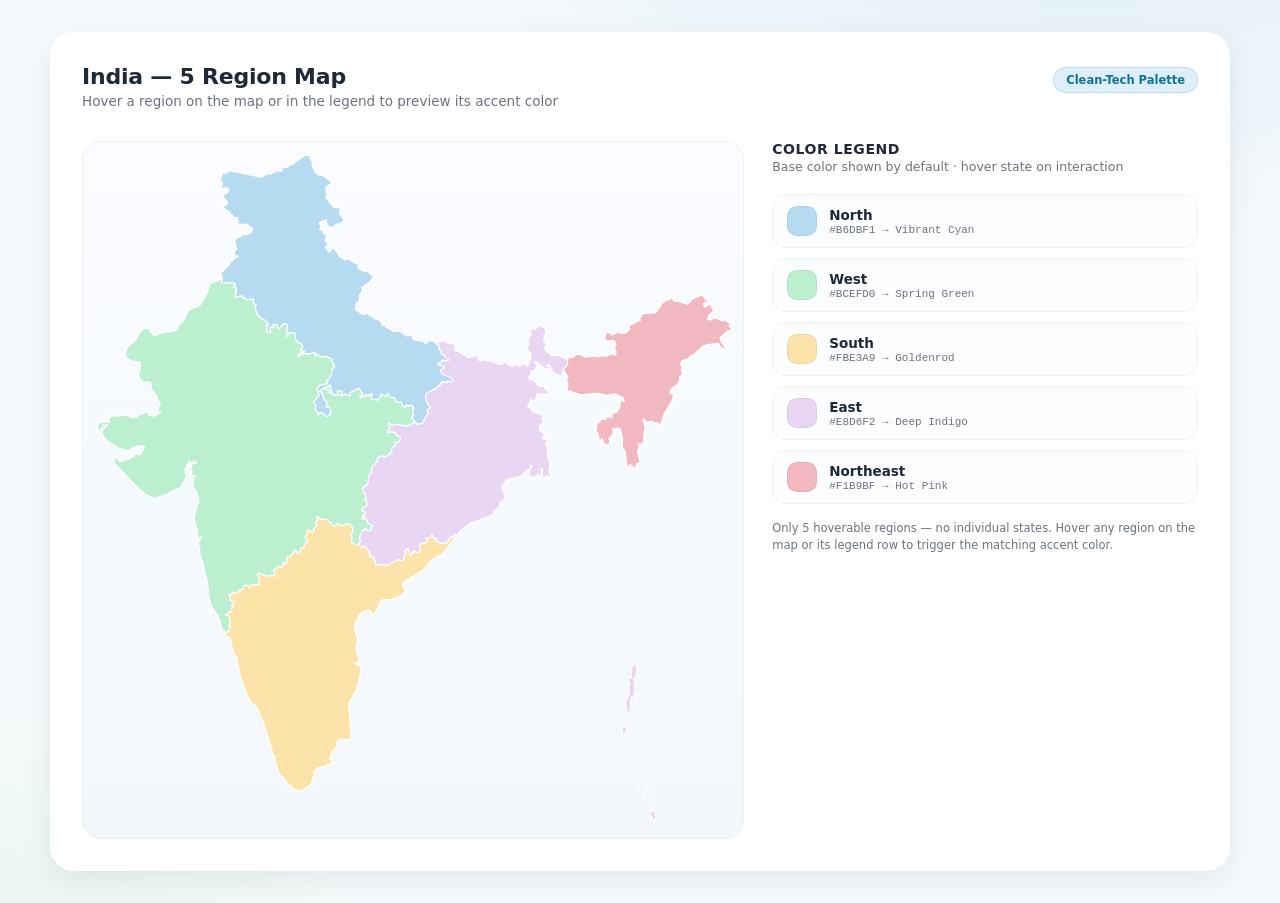
<file: frontend/india.html>
<!DOCTYPE html>
<html lang="en">
<head>
<meta charset="UTF-8">
<meta name="viewport" content="width=device-width, initial-scale=1.0">
<title>India Map — 5 Region Clean-Tech Legend</title>
<style>
  :root{
    --north-base:#B6DBF1;   --north-hover:#22D3EE;  /* Vibrant Cyan */
    --west-base:#BCEFD0;    --west-hover:#22C55E;   /* Spring Green */
    --south-base:#FBE3A9;   --south-hover:#D4A017;  /* Goldenrod */
    --east-base:#E8D6F2;    --east-hover:#4B0082;   /* Deep Indigo */
    --ne-base:#F1B9BF;      --ne-hover:#FF1493;     /* Hot Pink */
    --bg:#F7FAFC;
    --ink:#1F2937;
    --muted:#6B7280;
    --stroke:#FFFFFF;
    --card:#FFFFFF;
    --shadow: 0 10px 30px rgba(17, 24, 39, 0.08);
  }

  *{box-sizing:border-box;}

  body{
    margin:0;
    min-height:100vh;
    background:
      radial-gradient(1200px 600px at 85% -10%, rgba(182,219,241,0.35), transparent 60%),
      radial-gradient(900px 500px at -10% 110%, rgba(188,239,208,0.35), transparent 60%),
      var(--bg);
    font-family: 'Segoe UI', system-ui, -apple-system, Roboto, Helvetica, Arial, sans-serif;
    color:var(--ink);
    display:flex;
    align-items:center;
    justify-content:center;
    padding:32px 16px;
  }

  .wrap{
    max-width:1180px;
    width:100%;
    display:grid;
    grid-template-columns: 1.4fr 0.9fr;
    gap:28px;
    background:var(--card);
    border-radius:24px;
    box-shadow:var(--shadow);
    padding:32px;
  }

  @media (max-width: 880px){
    .wrap{ grid-template-columns: 1fr; }
  }

  .header{
    grid-column: 1 / -1;
    display:flex;
    align-items:baseline;
    justify-content:space-between;
    gap:12px;
    flex-wrap:wrap;
    margin-bottom:4px;
  }

  .header h1{
    margin:0;
    font-size:22px;
    font-weight:700;
    letter-spacing:-0.01em;
  }

  .header p{
    margin:4px 0 0;
    color:var(--muted);
    font-size:13.5px;
  }

  .badge{
    font-size:11.5px;
    font-weight:600;
    color:#0E7490;
    background:rgba(182,219,241,0.45);
    border:1px solid rgba(182,219,241,0.9);
    padding:5px 12px;
    border-radius:999px;
    white-space:nowrap;
  }

  .map-panel{
    position:relative;
    display:flex;
    align-items:center;
    justify-content:center;
    background: linear-gradient(180deg, #FAFCFF 0%, #F3F7FB 100%);
    border-radius:18px;
    border:1px solid #EDF1F5;
    padding:10px;
    min-height:520px;
  }

  svg#india-map{
    width:100%;
    height:auto;
    max-height:680px;
    overflow:visible;
  }

  .region{
    stroke:var(--stroke);
    stroke-width:1.4;
    stroke-linejoin:round;
    cursor:pointer;
    transition: fill 180ms ease, filter 180ms ease, transform 180ms ease;
    transform-origin:center;
  }

  .region[data-region="North"]{ fill: var(--north-base); }
  .region[data-region="West"]{ fill: var(--west-base); }
  .region[data-region="South"]{ fill: var(--south-base); }
  .region[data-region="East"]{ fill: var(--east-base); }
  .region[data-region="Northeast"]{ fill: var(--ne-base); }

  .region[data-region="North"]:hover{ fill: var(--north-hover); filter:drop-shadow(0 4px 12px rgba(34,211,238,0.5)); }
  .region[data-region="West"]:hover{ fill: var(--west-hover); filter:drop-shadow(0 4px 12px rgba(34,197,94,0.5)); }
  .region[data-region="South"]:hover{ fill: var(--south-hover); filter:drop-shadow(0 4px 12px rgba(212,160,23,0.5)); }
  .region[data-region="East"]:hover{ fill: var(--east-hover); filter:drop-shadow(0 4px 12px rgba(75,0,130,0.5)); }
  .region[data-region="Northeast"]:hover{ fill: var(--ne-hover); filter:drop-shadow(0 4px 12px rgba(255,20,147,0.5)); }

  .region.active-from-legend[data-region="North"]{ fill: var(--north-hover); filter:drop-shadow(0 4px 12px rgba(34,211,238,0.5)); }
  .region.active-from-legend[data-region="West"]{ fill: var(--west-hover); filter:drop-shadow(0 4px 12px rgba(34,197,94,0.5)); }
  .region.active-from-legend[data-region="South"]{ fill: var(--south-hover); filter:drop-shadow(0 4px 12px rgba(212,160,23,0.5)); }
  .region.active-from-legend[data-region="East"]{ fill: var(--east-hover); filter:drop-shadow(0 4px 12px rgba(75,0,130,0.5)); }
  .region.active-from-legend[data-region="Northeast"]{ fill: var(--ne-hover); filter:drop-shadow(0 4px 12px rgba(255,20,147,0.5)); }

  .tooltip{
    position:absolute;
    pointer-events:none;
    background:rgba(31,41,55,0.95);
    color:#fff;
    font-size:12.5px;
    font-weight:600;
    padding:6px 11px;
    border-radius:8px;
    transform:translate(-50%,-130%);
    white-space:nowrap;
    opacity:0;
    transition: opacity 120ms ease;
    z-index:5;
    box-shadow:0 6px 16px rgba(0,0,0,0.25);
  }
  .tooltip::after{
    content:"";
    position:absolute;
    left:50%; top:100%;
    transform:translateX(-50%);
    border:5px solid transparent;
    border-top-color:rgba(31,41,55,0.95);
  }
  .tooltip.visible{ opacity:1; }

  .legend{
    display:flex;
    flex-direction:column;
    gap:10px;
    align-self:start;
  }

  .legend h2{
    margin:0 0 2px;
    font-size:14px;
    font-weight:700;
    color:var(--ink);
    text-transform:uppercase;
    letter-spacing:0.04em;
  }

  .legend-sub{
    margin:0 0 10px;
    font-size:12.5px;
    color:var(--muted);
  }

  .legend-item{
    display:flex;
    align-items:center;
    gap:12px;
    padding:11px 14px;
    border-radius:14px;
    border:1px solid #EEF1F4;
    background:#FCFDFE;
    cursor:pointer;
    transition: background 160ms ease, border-color 160ms ease, transform 160ms ease;
  }

  .legend-item:hover, .legend-item.active{
    transform: translateX(3px);
    border-color:#E3E8EE;
    background:#fff;
    box-shadow:0 6px 14px rgba(17,24,39,0.06);
  }

  .swatch{
    width:30px;
    height:30px;
    border-radius:10px;
    flex-shrink:0;
    border:1px solid rgba(0,0,0,0.06);
    transition: background 160ms ease;
  }

  .legend-item[data-region="North"] .swatch{ background:var(--north-base); }
  .legend-item[data-region="West"] .swatch{ background:var(--west-base); }
  .legend-item[data-region="South"] .swatch{ background:var(--south-base); }
  .legend-item[data-region="East"] .swatch{ background:var(--east-base); }
  .legend-item[data-region="Northeast"] .swatch{ background:var(--ne-base); }

  .legend-item.active[data-region="North"] .swatch{ background:var(--north-hover); }
  .legend-item.active[data-region="West"] .swatch{ background:var(--west-hover); }
  .legend-item.active[data-region="South"] .swatch{ background:var(--south-hover); }
  .legend-item.active[data-region="East"] .swatch{ background:var(--east-hover); }
  .legend-item.active[data-region="Northeast"] .swatch{ background:var(--ne-hover); }

  .legend-text{ display:flex; flex-direction:column; gap:1px; }
  .legend-name{ font-size:13.5px; font-weight:700; }
  .legend-hex{ font-size:11px; color:var(--muted); font-family: 'SF Mono', Consolas, monospace; }

  .footnote{
    margin-top:6px;
    font-size:11.5px;
    color:var(--muted);
    line-height:1.5;
  }
</style>
</head>
<body>
  <div class="wrap">
    <div class="header">
      <div>
        <h1>India — 5 Region Map</h1>
        <p>Hover a region on the map or in the legend to preview its accent color</p>
      </div>
      <span class="badge">Clean-Tech Palette</span>
    </div>

    <div class="map-panel">
      <svg id="india-map" viewBox="0 0 720 760" xmlns="http://www.w3.org/2000/svg">
        <path class="region" data-region="North" data-name="North" d="M140.7,32.1 L144.1,32.6 L145.8,34.9 L143.6,40.5 L151.4,40.7 L152.8,42.4 L151.7,45.2 L145.4,49.1 L151.0,56.1 L150.5,58.9 L146.9,61.1 L146.8,62.7 L151.5,66.8 L154.6,67.5 L154.2,70.0 L156.5,70.5 L157.8,73.6 L162.4,74.2 L163.5,81.4 L172.5,81.4 L178.7,85.2 L179.6,87.5 L176.9,91.5 L171.0,93.2 L168.8,92.3 L166.2,95.1 L161.1,97.0 L159.1,101.3 L161.0,105.2 L160.3,107.1 L161.9,108.3 L158.9,113.0 L159.6,120.1 L154.2,124.1 L153.0,127.4 L143.3,136.2 L145.7,141.5 L143.8,147.0 L158.8,147.7 L159.7,149.9 L157.8,151.8 L161.1,153.2 L161.3,158.9 L159.4,160.6 L161.0,163.8 L167.1,161.9 L172.8,166.3 L180.4,165.9 L179.7,168.6 L181.5,171.9 L183.4,172.5 L182.2,174.3 L184.4,182.4 L189.6,187.8 L195.6,191.1 L196.4,193.6 L193.7,196.0 L194.8,196.8 L193.4,200.2 L194.4,202.0 L200.7,202.7 L199.4,198.4 L200.9,196.8 L203.5,197.7 L204.2,194.9 L206.9,194.7 L206.3,197.2 L208.2,197.6 L208.4,199.3 L211.4,198.0 L211.3,196.0 L215.2,192.8 L218.4,194.5 L217.4,207.5 L221.6,205.3 L220.7,203.5 L226.6,203.7 L227.8,210.8 L235.7,219.0 L231.9,222.0 L237.0,225.0 L230.0,228.1 L230.1,230.6 L238.2,226.4 L243.9,226.9 L244.6,228.2 L249.2,225.8 L249.2,228.9 L252.5,228.0 L257.9,230.9 L261.7,229.9 L268.3,233.3 L268.0,235.7 L271.6,242.2 L267.9,245.6 L266.7,252.0 L262.3,257.3 L263.7,260.4 L254.5,262.1 L251.3,267.0 L254.4,273.4 L248.1,280.6 L250.6,285.5 L249.4,289.1 L252.6,292.8 L252.4,295.0 L254.0,295.7 L256.7,292.9 L263.4,298.2 L267.7,293.7 L268.1,291.4 L265.6,286.2 L262.5,286.6 L262.7,280.5 L259.4,277.9 L259.7,275.2 L256.6,269.3 L258.4,266.4 L262.7,267.5 L266.2,262.3 L267.3,266.1 L263.2,269.1 L265.3,272.5 L268.4,271.7 L268.9,269.9 L269.0,273.1 L270.5,272.2 L271.6,273.9 L275.9,273.4 L275.5,271.2 L277.7,269.5 L279.4,270.5 L278.2,273.9 L280.4,274.7 L282.3,272.6 L289.4,274.3 L289.4,270.6 L299.4,266.0 L303.1,271.9 L299.7,276.3 L302.2,276.6 L302.2,275.2 L304.9,275.7 L305.3,274.4 L311.8,275.2 L310.7,273.4 L313.3,274.0 L314.1,271.8 L312.5,278.3 L319.0,278.2 L320.5,279.7 L322.5,278.5 L324.0,273.3 L329.1,274.9 L331.2,271.8 L332.0,275.3 L338.9,276.7 L340.7,281.3 L346.0,281.9 L348.9,286.9 L351.7,287.3 L352.3,284.6 L360.3,286.3 L359.0,292.9 L360.3,295.3 L357.9,299.7 L364.6,306.2 L370.7,305.0 L377.1,293.4 L375.8,290.1 L378.3,289.2 L379.3,286.6 L374.8,280.2 L374.5,271.9 L386.6,265.4 L393.1,258.0 L397.5,259.6 L399.0,257.4 L402.4,259.1 L405.9,257.8 L403.4,253.9 L391.7,248.1 L390.7,245.0 L394.4,244.3 L394.7,241.0 L388.1,238.5 L388.4,237.2 L391.7,236.5 L392.7,234.1 L397.2,235.1 L400.6,234.3 L400.3,233.2 L396.4,231.0 L396.4,228.2 L394.6,228.8 L391.7,227.2 L391.0,222.1 L389.4,221.7 L390.1,219.9 L386.4,214.9 L381.2,212.3 L375.6,212.1 L376.0,213.9 L373.8,215.7 L370.7,212.7 L360.2,211.4 L359.0,205.8 L352.6,206.8 L343.4,200.5 L338.9,202.1 L329.1,196.4 L328.2,194.3 L325.3,194.7 L322.5,189.1 L318.3,188.1 L306.8,180.5 L304.9,182.7 L302.0,182.0 L294.7,176.5 L296.5,169.7 L300.2,167.0 L299.2,161.2 L302.9,156.8 L302.1,152.6 L311.2,146.1 L315.1,140.5 L317.8,139.6 L312.7,137.9 L307.1,133.5 L305.6,134.3 L298.3,131.1 L298.3,126.3 L290.9,123.0 L289.3,120.7 L286.6,120.0 L282.8,121.5 L280.7,119.1 L278.7,119.1 L271.6,108.7 L269.6,107.9 L265.8,113.0 L261.5,107.3 L264.4,104.1 L261.0,99.5 L262.9,94.0 L258.6,90.8 L258.5,88.3 L255.0,87.3 L256.7,83.1 L254.3,79.5 L262.1,76.4 L263.1,81.6 L267.9,85.1 L271.0,84.3 L273.4,80.7 L276.1,81.3 L281.8,78.2 L282.2,76.5 L277.2,68.5 L278.5,63.2 L270.5,62.0 L261.6,51.1 L263.2,47.8 L261.7,39.8 L267.4,36.1 L268.0,33.1 L258.0,25.8 L254.6,26.0 L250.1,23.5 L246.2,13.8 L247.1,12.1 L243.9,6.6 L246.7,3.2 L241.6,4.3 L239.8,2.6 L223.5,14.2 L220.1,14.7 L219.4,17.0 L213.5,17.6 L211.9,21.9 L206.8,21.0 L199.2,24.9 L196.1,24.3 L189.2,28.3 L154.0,20.9 L149.9,23.7 L145.5,23.6 L143.9,28.9 L140.7,32.1 Z M276.0,268.0 L276.4,269.7 L275.2,269.2 L276.0,268.0 Z M265.8,270.0 L265.4,268.1 L267.2,267.8 L267.5,269.3 L265.8,270.0 Z M262.5,264.3 L263.8,265.4 L262.5,265.3 L262.5,264.3 Z M161.7,118.8 L161.4,116.6 L163.2,117.3 L161.7,118.8 Z"></path>
        <path class="region" data-region="West" data-name="West" d="M4.7,310.0 L6.0,311.7 L4.8,313.5 L7.7,313.8 L10.2,309.9 L11.5,310.4 L14.7,306.9 L16.8,306.7 L10.6,313.0 L9.7,318.1 L12.1,318.7 L11.5,319.8 L16.1,325.2 L29.1,333.2 L41.6,336.2 L43.9,333.0 L52.6,330.2 L58.2,331.0 L52.7,340.7 L47.8,339.4 L45.5,341.4 L46.5,343.3 L44.8,342.1 L43.4,343.7 L39.7,343.2 L38.8,343.8 L41.5,344.6 L39.4,346.1 L36.6,343.8 L36.5,346.1 L30.2,348.4 L28.4,346.9 L29.1,344.1 L27.0,344.5 L28.0,343.1 L26.5,342.4 L22.8,347.1 L25.7,351.8 L51.2,378.6 L59.5,385.2 L69.3,389.4 L86.2,383.8 L85.8,382.7 L100.4,376.2 L100.0,374.5 L105.0,365.2 L103.7,357.5 L104.4,357.0 L105.5,352.2 L108.3,348.3 L109.5,350.0 L113.1,347.8 L116.5,349.4 L115.9,350.5 L111.8,349.9 L109.9,356.4 L111.4,359.9 L110.0,363.0 L112.0,364.2 L113.6,368.9 L111.8,371.9 L113.2,371.8 L112.0,374.1 L112.9,379.3 L115.1,379.5 L117.3,383.9 L119.4,393.4 L116.6,398.7 L113.5,411.2 L117.1,425.0 L117.3,436.4 L118.9,433.6 L121.0,435.3 L118.1,441.2 L120.0,444.9 L120.3,453.9 L124.3,463.3 L126.1,475.2 L127.7,477.4 L126.7,478.0 L129.2,483.6 L128.2,485.1 L130.0,491.1 L129.8,498.5 L133.2,510.8 L140.3,521.6 L142.3,526.7 L141.3,528.4 L143.7,529.0 L144.3,535.8 L147.5,538.2 L147.5,540.1 L150.7,540.4 L153.8,537.0 L153.1,531.4 L154.8,530.4 L152.7,520.9 L150.0,521.0 L149.7,519.4 L155.3,517.8 L157.9,510.8 L156.2,509.9 L158.4,509.6 L159.0,506.6 L154.6,503.9 L154.4,497.9 L158.5,495.5 L160.5,497.5 L163.3,496.1 L163.5,493.3 L169.0,491.8 L170.5,487.6 L173.1,487.3 L176.1,489.9 L178.3,486.9 L187.3,486.8 L187.0,478.9 L185.1,476.2 L186.5,474.1 L193.6,477.3 L198.2,476.5 L199.5,478.0 L201.0,476.1 L204.6,477.6 L203.7,470.4 L208.5,466.0 L212.1,468.0 L214.4,463.3 L217.6,461.9 L218.5,455.1 L222.3,455.7 L227.2,448.0 L229.4,449.6 L228.5,451.6 L231.0,452.9 L233.6,451.6 L232.5,450.3 L234.4,445.6 L237.6,445.2 L237.7,441.8 L240.2,438.6 L242.7,438.2 L238.2,432.8 L240.4,431.2 L241.3,425.5 L242.8,424.8 L245.3,427.2 L248.2,427.4 L248.7,422.9 L251.6,421.6 L250.9,416.3 L253.0,413.1 L251.7,410.2 L256.1,412.8 L264.4,413.8 L265.0,416.4 L267.7,416.9 L267.4,419.1 L272.8,421.5 L274.8,417.9 L280.0,420.5 L287.8,418.2 L292.2,423.0 L291.4,429.1 L289.4,430.8 L289.5,432.6 L291.3,433.1 L290.3,438.0 L295.6,442.0 L298.9,441.3 L301.3,438.5 L299.4,433.9 L304.6,424.7 L306.6,423.4 L307.8,425.5 L311.2,426.1 L313.5,424.1 L312.5,422.4 L314.7,421.4 L313.1,418.8 L309.1,417.5 L309.1,415.5 L303.1,409.5 L305.6,409.2 L306.2,405.7 L302.9,403.5 L302.6,401.2 L308.0,398.7 L308.1,391.7 L304.9,391.5 L307.0,389.6 L306.1,383.0 L304.1,383.0 L303.3,381.3 L304.0,377.0 L309.3,373.2 L310.5,362.6 L312.7,361.8 L314.9,352.5 L317.4,353.4 L317.8,349.4 L320.1,347.5 L320.1,343.6 L325.5,341.7 L327.0,343.7 L332.3,341.1 L333.4,338.6 L335.9,337.9 L336.2,332.5 L340.2,330.2 L340.1,327.2 L345.4,325.4 L346.2,320.6 L341.0,318.0 L339.7,315.2 L335.3,314.3 L332.1,315.8 L331.3,313.6 L334.1,310.2 L332.1,305.8 L333.5,305.2 L337.1,307.9 L339.8,306.3 L353.8,308.6 L357.1,307.2 L361.4,303.9 L360.4,300.9 L358.3,299.8 L360.3,295.3 L359.4,288.9 L361.2,288.5 L357.8,284.7 L354.6,285.9 L352.0,284.5 L351.5,287.1 L349.2,286.9 L346.5,281.4 L340.5,281.1 L339.2,276.6 L334.0,275.7 L331.1,271.7 L328.9,274.7 L323.9,272.5 L323.6,275.1 L320.4,279.1 L312.8,278.1 L314.3,271.7 L310.0,273.3 L310.7,275.3 L307.4,272.8 L306.9,274.6 L304.5,274.2 L300.5,276.7 L299.8,275.2 L303.2,272.3 L299.1,265.6 L289.2,270.6 L289.1,274.1 L282.3,272.2 L280.7,274.2 L278.4,273.6 L280.4,269.8 L275.9,268.0 L274.7,269.5 L275.9,273.1 L271.7,273.8 L267.8,269.4 L267.1,262.4 L265.7,262.2 L264.0,264.4 L261.9,263.8 L262.1,267.1 L260.0,265.2 L254.5,269.3 L258.0,270.3 L259.3,277.8 L263.1,281.6 L262.4,287.2 L265.8,286.6 L267.7,293.7 L263.8,298.0 L256.4,292.7 L253.1,295.4 L252.9,292.9 L249.6,289.6 L250.6,285.5 L248.2,280.7 L252.1,276.8 L252.2,274.5 L254.9,273.5 L251.4,266.8 L254.8,262.2 L263.7,260.5 L262.6,257.1 L265.1,256.0 L268.6,248.6 L268.2,245.6 L271.7,241.7 L270.4,240.9 L271.6,239.1 L268.2,235.9 L268.3,232.8 L261.5,229.8 L257.7,230.9 L253.0,228.0 L249.7,229.2 L250.5,226.6 L249.3,225.8 L241.0,227.3 L238.0,226.2 L230.3,230.5 L230.2,228.0 L238.1,224.0 L233.4,223.5 L233.3,221.8 L236.1,219.4 L234.6,215.6 L230.5,214.3 L228.0,210.8 L226.9,203.7 L220.6,203.2 L218.9,207.2 L217.4,207.1 L218.7,194.7 L214.9,192.9 L208.9,198.9 L206.7,194.4 L202.3,193.7 L203.6,197.5 L199.6,196.9 L199.0,198.5 L200.3,202.9 L194.8,201.9 L196.1,196.6 L194.3,195.6 L197.5,194.4 L193.4,188.9 L190.0,187.9 L184.4,182.2 L182.3,174.5 L183.3,172.1 L180.3,170.3 L180.5,165.5 L172.8,166.1 L167.0,161.8 L161.0,163.7 L159.7,161.1 L161.4,158.6 L160.3,157.4 L161.2,152.7 L157.8,152.1 L160.0,149.8 L159.1,147.7 L144.2,146.8 L145.6,141.2 L141.2,144.5 L131.6,147.9 L128.7,157.8 L120.7,171.6 L107.0,178.5 L102.1,189.2 L96.0,195.2 L95.0,199.6 L89.3,201.9 L79.9,202.6 L70.3,206.3 L67.2,205.7 L62.5,198.0 L57.8,198.3 L52.6,202.8 L49.2,210.1 L38.7,220.0 L36.9,224.2 L37.0,231.4 L44.3,235.3 L52.8,236.4 L53.0,244.2 L50.8,248.8 L51.2,252.2 L55.6,258.5 L65.0,259.0 L65.3,266.7 L70.6,273.1 L75.7,284.8 L73.7,286.5 L73.4,291.4 L76.1,292.6 L68.4,297.1 L63.0,296.3 L62.8,292.0 L51.7,295.4 L48.7,298.6 L42.1,298.4 L39.1,295.7 L24.5,296.9 L23.1,295.7 L21.3,297.7 L20.2,294.9 L18.9,295.3 L18.2,303.8 L8.8,303.5 L5.3,306.4 L4.7,310.0 Z M265.5,270.4 L267.7,270.8 L265.7,271.9 L265.5,270.4 Z M264.9,269.4 L264.3,267.8 L265.2,267.9 L264.9,269.4 Z M122.6,433.8 L120.0,433.6 L121.4,432.3 L122.6,433.8 Z M114.8,364.7 L113.0,363.7 L115.3,363.8 L114.8,364.7 Z M103.5,355.8 L103.8,357.1 L103.0,356.5 L103.5,355.8 Z M11.2,307.4 L12.2,306.3 L12.4,307.2 L11.2,307.4 Z"></path>
        <path class="region" data-region="South" data-name="South" d="M147.8,542.8 L152.7,545.8 L155.1,550.9 L158.1,563.9 L161.3,567.3 L166.0,592.0 L175.7,616.2 L184.0,624.6 L191.0,639.2 L208.6,697.3 L219.1,710.8 L227.4,717.7 L233.2,718.8 L245.7,711.2 L247.0,703.2 L249.7,701.3 L248.2,697.8 L253.0,692.3 L261.9,690.8 L264.5,688.3 L272.4,687.4 L279.2,690.6 L276.1,686.1 L273.3,687.4 L269.3,686.3 L266.1,681.6 L268.0,676.7 L275.0,667.6 L274.1,664.8 L275.8,661.7 L278.0,660.3 L290.0,660.7 L288.9,633.2 L287.0,627.6 L288.9,617.9 L296.7,604.2 L301.3,583.1 L298.9,568.8 L295.9,561.2 L297.7,548.8 L294.1,536.1 L294.9,529.7 L299.5,520.5 L303.4,517.0 L309.6,515.0 L311.7,515.5 L312.9,519.4 L316.5,518.9 L320.8,512.6 L322.9,505.8 L326.8,503.0 L334.9,503.8 L349.3,497.1 L350.7,493.0 L350.4,486.7 L349.6,486.1 L349.9,489.8 L347.9,487.5 L350.7,482.7 L371.3,470.3 L380.1,459.2 L393.5,451.6 L409.1,431.7 L407.7,429.6 L405.0,430.3 L405.8,432.0 L400.6,433.2 L400.9,435.6 L398.2,439.2 L392.7,440.1 L387.3,438.1 L385.3,433.3 L384.0,433.7 L381.3,429.5 L380.3,431.8 L377.3,431.7 L376.8,433.8 L373.6,433.8 L375.7,437.9 L370.9,440.5 L369.3,439.5 L366.3,443.0 L367.8,445.9 L367.2,449.8 L364.0,450.3 L361.2,448.2 L360.3,451.0 L356.7,453.3 L356.4,450.0 L353.3,445.6 L350.5,449.0 L349.9,458.0 L347.9,459.9 L342.3,458.1 L332.1,464.5 L321.2,463.5 L318.5,465.2 L316.0,457.7 L316.6,455.3 L314.3,455.9 L313.1,453.5 L310.9,455.0 L312.1,453.0 L308.3,446.1 L304.7,443.3 L301.2,444.1 L299.4,440.9 L295.6,441.9 L290.6,438.5 L291.3,433.0 L289.4,431.0 L291.5,429.1 L292.2,423.1 L287.7,418.0 L279.9,420.4 L274.4,417.5 L272.9,421.4 L268.0,419.1 L267.7,416.6 L265.2,416.3 L264.7,413.7 L255.9,412.6 L251.6,409.7 L253.0,413.2 L250.7,416.2 L251.5,421.4 L248.5,422.8 L248.2,427.1 L245.3,427.2 L242.8,424.6 L240.7,425.6 L240.3,430.6 L238.1,432.8 L242.2,437.8 L238.1,441.2 L237.5,445.1 L234.2,445.4 L231.4,452.4 L229.0,451.4 L229.7,449.5 L227.4,447.8 L221.8,455.3 L218.5,454.8 L217.6,461.8 L213.3,462.3 L214.3,464.5 L212.5,467.4 L208.0,466.0 L207.0,468.5 L203.4,470.2 L204.7,477.2 L201.2,476.0 L193.6,477.2 L192.5,474.9 L190.1,475.7 L186.4,473.3 L185.0,475.8 L186.8,479.0 L187.1,486.8 L184.9,485.6 L183.3,487.1 L177.9,487.0 L176.1,489.9 L173.1,487.1 L169.3,487.3 L168.8,491.7 L163.5,493.2 L161.8,496.9 L158.1,494.6 L155.9,497.8 L153.2,497.7 L152.6,499.0 L154.7,500.5 L154.5,504.8 L158.5,505.8 L158.6,508.6 L155.4,510.5 L157.6,511.3 L154.9,515.8 L155.3,517.7 L152.0,517.5 L148.8,520.5 L152.6,521.1 L154.6,530.1 L152.7,531.3 L154.1,533.2 L153.1,538.8 L149.0,540.5 L147.8,542.8 Z M294.7,574.1 L296.6,575.9 L297.3,572.9 L299.2,577.2 L296.2,577.1 L294.7,574.1 Z M204.3,680.4 L205.1,679.0 L205.3,680.2 L204.3,680.4 Z"></path>
        <path class="region" data-region="East" data-name="East" d="M627.5,740.9 L626.4,746.8 L628.4,748.0 L630.4,753.4 L633.2,748.1 L631.7,741.6 L627.5,740.9 Z M625.6,737.3 L626.0,740.6 L629.0,736.5 L627.6,735.4 L625.6,737.3 Z M621.2,716.3 L622.4,720.9 L624.3,722.7 L624.8,719.5 L622.6,717.3 L623.0,714.8 L621.2,716.3 Z M617.9,722.6 L618.9,723.7 L621.4,724.2 L619.4,720.2 L617.9,722.6 Z M613.3,711.5 L613.1,715.0 L615.0,715.8 L613.3,711.5 Z M608.4,616.5 L611.2,619.4 L610.0,615.2 L613.2,612.7 L612.8,609.6 L611.3,612.1 L609.1,612.6 L608.4,616.5 Z M598.3,620.3 L600.6,626.0 L598.7,628.0 L600.9,629.5 L600.8,631.7 L599.1,632.1 L600.4,633.4 L602.6,632.8 L604.5,624.8 L604.7,614.5 L608.7,610.7 L609.7,597.8 L608.0,593.2 L610.3,590.3 L612.7,579.0 L610.8,578.9 L610.9,575.3 L607.1,576.2 L607.1,578.8 L605.8,578.8 L605.1,591.7 L602.7,590.5 L601.3,592.3 L603.7,598.3 L602.1,602.4 L603.4,608.7 L598.3,620.3 Z M603.4,689.1 L603.6,691.5 L606.0,691.1 L606.6,689.2 L603.4,689.1 Z M594.9,648.2 L595.2,654.7 L598.3,655.2 L600.1,648.0 L598.4,645.1 L594.9,648.2 Z M591.0,628.6 L592.4,629.0 L592.4,627.2 L591.1,627.0 L591.0,628.6 Z M298.7,440.0 L301.2,444.3 L304.9,443.4 L310.5,448.9 L311.8,452.9 L310.8,455.2 L313.5,453.9 L313.9,456.2 L316.2,455.8 L318.2,465.2 L321.2,463.5 L332.2,464.5 L342.4,458.2 L348.2,460.0 L350.6,456.1 L349.3,454.5 L351.3,451.7 L350.7,448.8 L352.9,446.0 L354.4,446.5 L357.0,453.7 L361.4,448.4 L363.7,450.4 L367.4,449.9 L368.3,445.6 L366.4,442.9 L369.1,439.8 L371.1,441.0 L375.8,438.0 L374.5,434.0 L377.2,435.0 L381.2,430.3 L384.3,435.7 L385.6,433.9 L387.7,438.6 L392.5,440.2 L398.1,439.3 L401.0,433.9 L404.0,432.3 L404.9,433.2 L406.9,430.2 L409.1,431.7 L412.6,426.5 L425.1,417.3 L449.0,408.2 L453.1,401.8 L458.9,397.7 L458.6,396.2 L457.2,396.8 L457.4,394.8 L466.0,387.8 L463.7,388.3 L464.2,385.9 L462.8,385.5 L459.4,376.3 L466.2,367.9 L473.0,367.1 L483.0,363.2 L488.6,356.9 L491.3,358.8 L489.0,363.7 L490.8,365.0 L492.7,364.2 L494.2,366.6 L496.9,364.4 L498.9,365.2 L500.2,361.7 L501.4,364.3 L499.9,366.8 L501.1,367.1 L503.7,363.9 L504.4,357.5 L503.0,356.7 L505.5,355.8 L505.4,365.8 L510.2,366.8 L509.4,364.3 L513.2,365.5 L514.9,364.5 L512.5,358.3 L514.3,355.1 L513.1,352.3 L514.9,351.1 L512.2,346.6 L510.6,335.4 L511.7,333.2 L509.3,329.4 L509.4,326.5 L512.4,323.5 L505.7,322.5 L507.6,316.1 L506.1,316.3 L501.8,311.9 L502.5,306.6 L507.0,303.4 L505.1,300.0 L506.1,295.8 L496.2,292.9 L488.5,285.5 L492.4,280.5 L492.0,278.4 L496.1,280.3 L497.9,278.3 L499.3,271.7 L510.7,272.5 L512.8,269.2 L508.8,267.4 L507.9,263.3 L501.5,263.5 L494.7,255.7 L491.2,256.2 L490.3,253.0 L492.7,250.1 L492.6,246.9 L496.7,245.0 L499.2,241.1 L500.9,241.3 L499.9,238.7 L496.7,237.7 L497.8,234.9 L508.8,244.6 L510.3,243.2 L511.8,244.4 L515.1,243.6 L518.9,249.1 L526.1,251.6 L528.5,249.1 L527.6,246.6 L530.4,246.2 L530.3,243.9 L533.8,239.0 L533.5,232.3 L528.2,231.8 L528.3,230.3 L521.7,228.1 L515.9,229.6 L514.7,227.4 L509.5,224.7 L509.4,221.8 L507.0,220.4 L510.6,216.1 L507.3,212.8 L506.9,210.1 L509.6,201.3 L508.4,198.1 L503.0,195.2 L497.6,199.0 L491.2,199.8 L492.9,204.2 L489.3,211.7 L489.8,215.9 L488.0,221.9 L491.3,225.0 L492.8,230.7 L488.8,241.0 L485.5,238.0 L478.5,240.7 L475.2,239.2 L471.6,241.5 L466.1,239.0 L465.5,235.4 L457.1,239.6 L447.4,234.6 L444.6,235.3 L440.1,233.3 L436.2,235.4 L433.0,233.6 L432.9,229.9 L430.5,228.0 L423.2,231.3 L420.4,230.9 L419.7,228.1 L416.8,228.2 L410.8,224.1 L406.7,223.5 L407.4,219.0 L405.7,215.8 L397.9,214.6 L394.2,211.1 L391.2,213.3 L387.3,213.4 L388.0,214.8 L386.3,216.2 L388.2,216.4 L390.0,219.7 L389.0,222.2 L391.4,223.5 L391.8,227.4 L396.1,228.6 L396.2,231.4 L400.5,233.8 L397.2,235.1 L392.5,233.9 L391.6,236.5 L388.1,237.2 L388.1,239.0 L394.6,241.3 L394.2,243.9 L390.6,244.6 L391.7,248.1 L394.6,250.9 L403.1,253.9 L405.1,257.3 L402.6,259.1 L398.6,257.4 L397.5,259.5 L392.8,258.0 L392.3,260.2 L386.0,265.8 L374.6,271.6 L373.9,276.4 L375.5,282.5 L379.2,286.9 L378.1,289.5 L375.8,289.8 L376.7,293.6 L370.6,305.1 L365.0,306.3 L361.2,303.9 L354.0,308.4 L339.7,306.3 L336.3,307.8 L333.4,304.9 L332.2,305.4 L333.9,310.2 L331.2,313.7 L332.1,315.8 L335.2,314.4 L339.7,315.4 L341.1,318.3 L346.0,320.6 L345.3,325.3 L340.2,327.0 L340.1,330.2 L336.1,332.4 L335.9,337.3 L332.2,341.0 L327.4,343.2 L325.2,341.5 L320.0,343.7 L320.0,347.6 L317.8,349.2 L317.5,351.7 L315.0,352.2 L312.9,356.3 L312.8,361.4 L310.4,362.7 L309.1,373.7 L304.0,376.9 L303.2,381.1 L304.1,383.2 L306.1,383.4 L306.9,389.3 L304.6,391.3 L307.9,392.1 L307.8,398.5 L302.2,401.1 L302.5,403.7 L305.0,403.9 L306.2,405.8 L305.5,408.9 L302.8,409.2 L304.9,410.7 L302.5,412.8 L305.9,412.2 L309.0,415.5 L308.9,417.5 L313.0,418.9 L314.4,421.2 L312.1,422.4 L313.3,424.1 L311.2,426.0 L307.8,425.3 L306.7,423.1 L302.2,427.3 L299.4,433.9 L301.1,438.4 L298.7,440.0 Z M514.7,242.7 L510.4,240.2 L511.7,238.9 L514.7,240.6 L514.7,242.7 Z M492.6,354.9 L491.5,353.5 L493.4,352.8 L492.6,354.9 Z M491.0,355.8 L491.8,357.3 L490.5,357.0 L491.0,355.8 Z"></path>
        <path class="region" data-region="Northeast" data-name="Northeast" d="M529.5,245.8 L533.9,252.7 L532.4,255.5 L534.1,260.4 L532.9,269.1 L536.2,268.9 L548.0,273.1 L567.9,271.5 L577.1,273.6 L587.4,271.9 L596.2,276.1 L597.5,280.1 L591.6,279.5 L593.0,283.8 L591.4,289.2 L589.5,289.9 L589.8,291.9 L583.8,294.2 L583.3,298.7 L579.5,296.5 L579.7,298.8 L577.6,296.9 L576.0,300.8 L570.5,300.1 L570.4,303.3 L567.1,304.8 L565.4,313.4 L567.6,316.3 L570.1,326.6 L571.7,327.5 L570.9,324.4 L572.1,322.4 L576.5,330.5 L581.7,326.6 L580.2,322.1 L585.2,316.5 L584.6,310.7 L587.5,312.2 L589.8,310.1 L591.2,311.9 L592.7,310.9 L595.6,322.1 L594.9,330.8 L598.6,337.5 L600.6,355.8 L603.7,351.5 L606.9,353.5 L608.0,356.6 L609.0,354.8 L610.4,355.6 L611.6,350.4 L613.9,350.5 L615.3,348.4 L612.4,336.6 L614.3,331.2 L613.6,328.1 L617.4,328.9 L619.8,325.5 L619.1,320.0 L621.0,311.2 L618.6,300.7 L620.5,301.1 L622.6,304.3 L628.4,302.7 L630.1,304.8 L633.5,304.3 L638.5,306.8 L642.5,294.2 L652.1,278.3 L652.8,273.3 L649.0,271.0 L650.0,266.8 L656.7,262.0 L660.3,256.9 L659.6,253.1 L663.5,248.6 L662.0,247.6 L662.3,240.6 L660.7,238.7 L662.7,234.6 L669.3,232.5 L671.9,229.2 L676.8,227.5 L678.7,224.1 L682.1,223.0 L684.4,219.4 L690.9,216.7 L702.8,215.3 L704.9,217.6 L704.5,219.4 L711.4,221.9 L711.9,220.5 L705.8,212.7 L705.4,208.5 L714.0,200.9 L717.3,201.2 L717.9,197.9 L715.5,195.9 L717.6,193.3 L710.1,188.8 L707.6,190.1 L699.6,186.3 L693.3,189.0 L690.9,187.8 L692.5,185.8 L691.8,184.3 L698.4,178.2 L695.1,172.8 L696.2,170.3 L687.4,174.2 L686.7,170.4 L691.8,167.9 L693.0,165.7 L689.2,166.0 L685.4,160.3 L673.6,165.5 L669.0,171.4 L658.9,167.9 L654.2,167.9 L649.9,163.3 L648.2,166.3 L645.1,166.4 L639.8,170.2 L632.9,180.7 L618.4,181.8 L614.6,187.0 L615.4,189.7 L610.7,190.6 L610.4,192.1 L602.5,195.2 L603.5,199.0 L599.6,203.0 L593.6,204.1 L590.9,202.2 L583.6,205.8 L581.5,203.4 L574.8,202.2 L576.8,204.8 L575.1,209.3 L577.3,212.0 L586.3,212.5 L587.9,216.8 L586.3,220.4 L588.3,224.6 L587.3,228.4 L582.3,226.9 L578.2,229.7 L571.3,228.9 L569.5,230.3 L563.7,229.3 L554.1,230.7 L546.9,227.2 L542.2,228.4 L540.2,231.1 L533.6,231.5 L533.7,239.0 L530.1,242.7 L529.5,245.8 Z"></path>
      </svg>
      <div class="tooltip" id="tooltip"></div>
    </div>

    <div class="legend">
      <div>
        <h2>Color Legend</h2>
        <p class="legend-sub">Base color shown by default · hover state on interaction</p>
      </div>

      <div class="legend-item" data-region="North">
        <div class="swatch"></div>
        <div class="legend-text">
          <span class="legend-name">North</span>
          <span class="legend-hex">#B6DBF1 → Vibrant Cyan</span>
        </div>
      </div>

      <div class="legend-item" data-region="West">
        <div class="swatch"></div>
        <div class="legend-text">
          <span class="legend-name">West</span>
          <span class="legend-hex">#BCEFD0 → Spring Green</span>
        </div>
      </div>

      <div class="legend-item" data-region="South">
        <div class="swatch"></div>
        <div class="legend-text">
          <span class="legend-name">South</span>
          <span class="legend-hex">#FBE3A9 → Goldenrod</span>
        </div>
      </div>

      <div class="legend-item" data-region="East">
        <div class="swatch"></div>
        <div class="legend-text">
          <span class="legend-name">East</span>
          <span class="legend-hex">#E8D6F2 → Deep Indigo</span>
        </div>
      </div>

      <div class="legend-item" data-region="Northeast">
        <div class="swatch"></div>
        <div class="legend-text">
          <span class="legend-name">Northeast</span>
          <span class="legend-hex">#F1B9BF → Hot Pink</span>
        </div>
      </div>

      <p class="footnote">Only 5 hoverable regions — no individual states. Hover any region on the map or its legend row to trigger the matching accent color.</p>
    </div>
  </div>

<script>
(function(){
  const svg = document.getElementById('india-map');
  const tooltip = document.getElementById('tooltip');
  const panel = document.querySelector('.map-panel');
  const legendItems = document.querySelectorAll('.legend-item');
  const regions = svg.querySelectorAll('.region');

  svg.addEventListener('mousemove', function(e){
    const target = e.target.closest('.region');
    if(target){
      const name = target.getAttribute('data-name');
      const rect = panel.getBoundingClientRect();
      tooltip.textContent = name;
      tooltip.style.left = (e.clientX - rect.left) + 'px';
      tooltip.style.top = (e.clientY - rect.top) + 'px';
      tooltip.classList.add('visible');
    }
  });

  svg.addEventListener('mouseleave', function(){
    tooltip.classList.remove('visible');
  });

  regions.forEach(function(region){
    const name = region.getAttribute('data-region');
    region.addEventListener('mouseenter', function(){
      legendItems.forEach(function(item){
        item.classList.toggle('active', item.getAttribute('data-region') === name);
      });
    });
    region.addEventListener('mouseleave', function(){
      legendItems.forEach(function(item){ item.classList.remove('active'); });
    });
  });

  legendItems.forEach(function(item){
    const name = item.getAttribute('data-region');
    const regionShape = svg.querySelector('.region[data-region="' + name + '"]');

    item.addEventListener('mouseenter', function(){
      item.classList.add('active');
      if(regionShape) regionShape.classList.add('active-from-legend');
    });
    item.addEventListener('mouseleave', function(){
      item.classList.remove('active');
      if(regionShape) regionShape.classList.remove('active-from-legend');
    });
  });
})();
</script>
</body>
</html>
</file>
